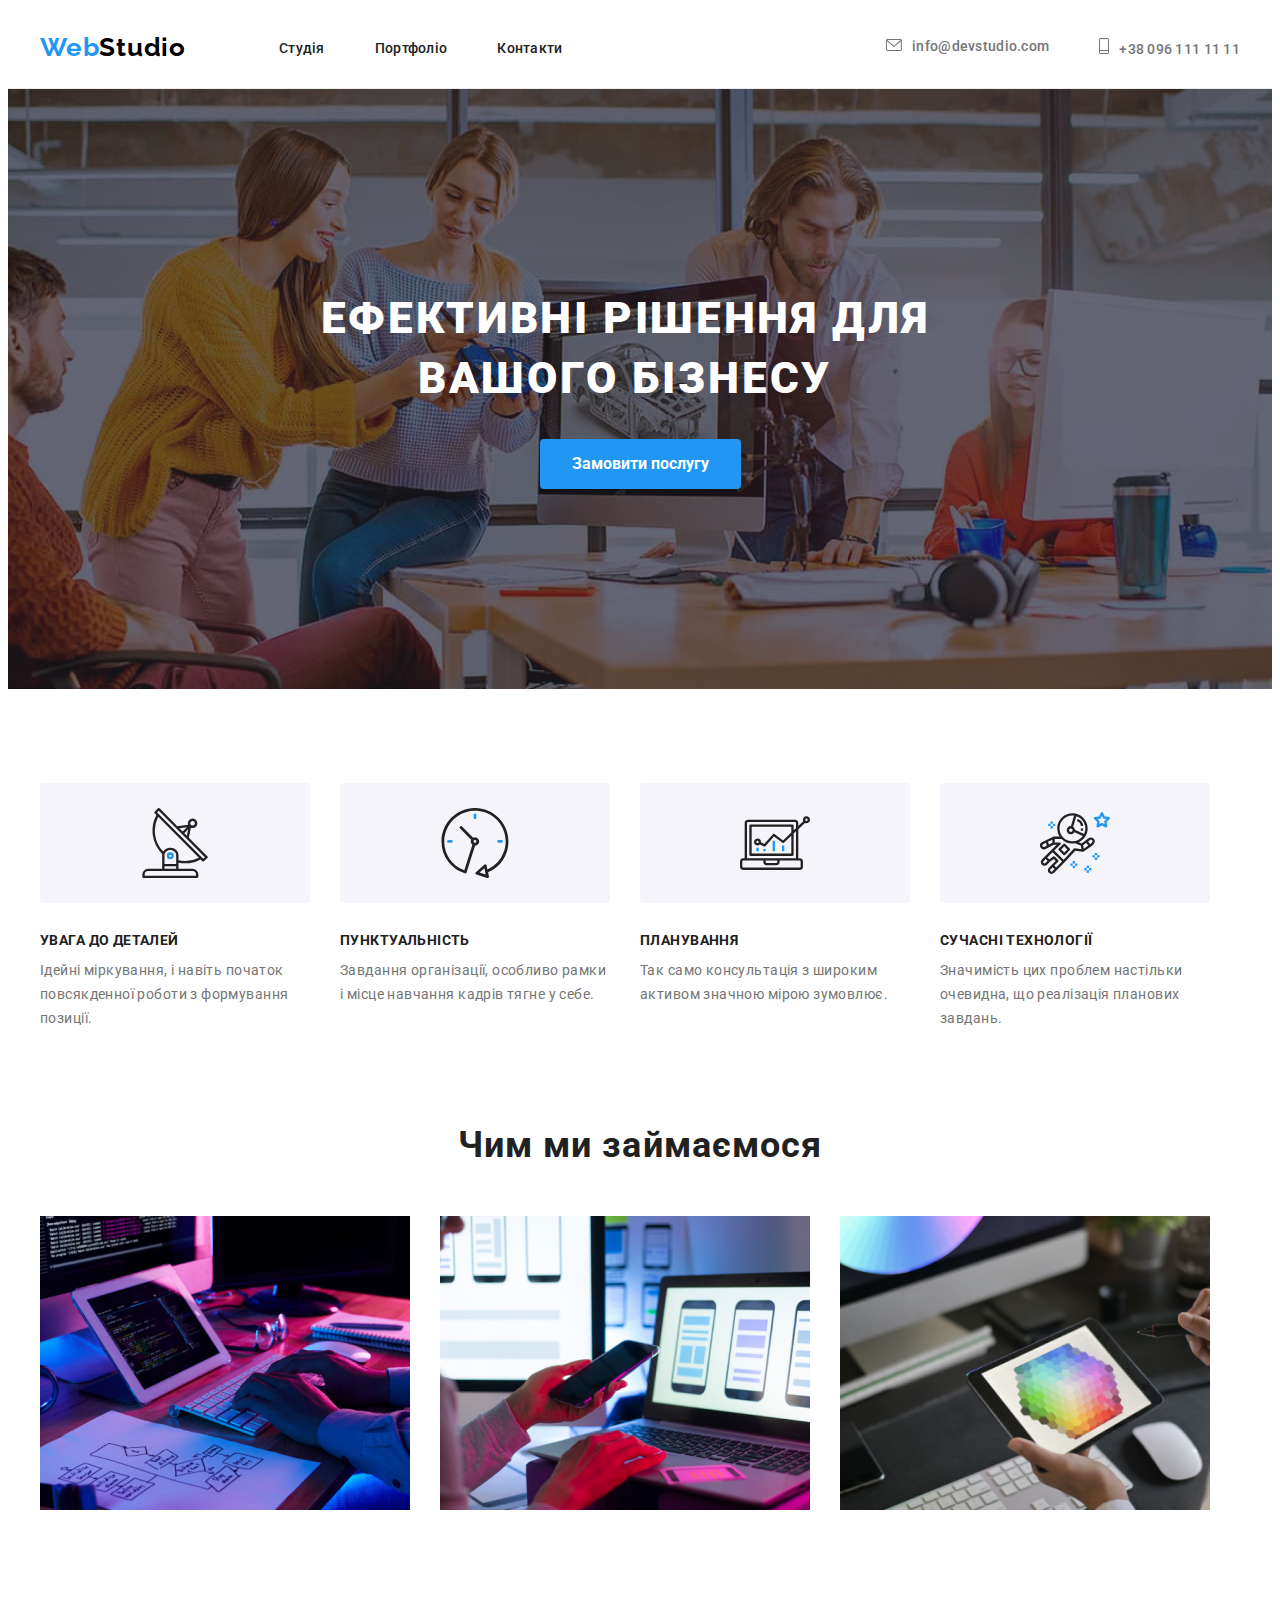
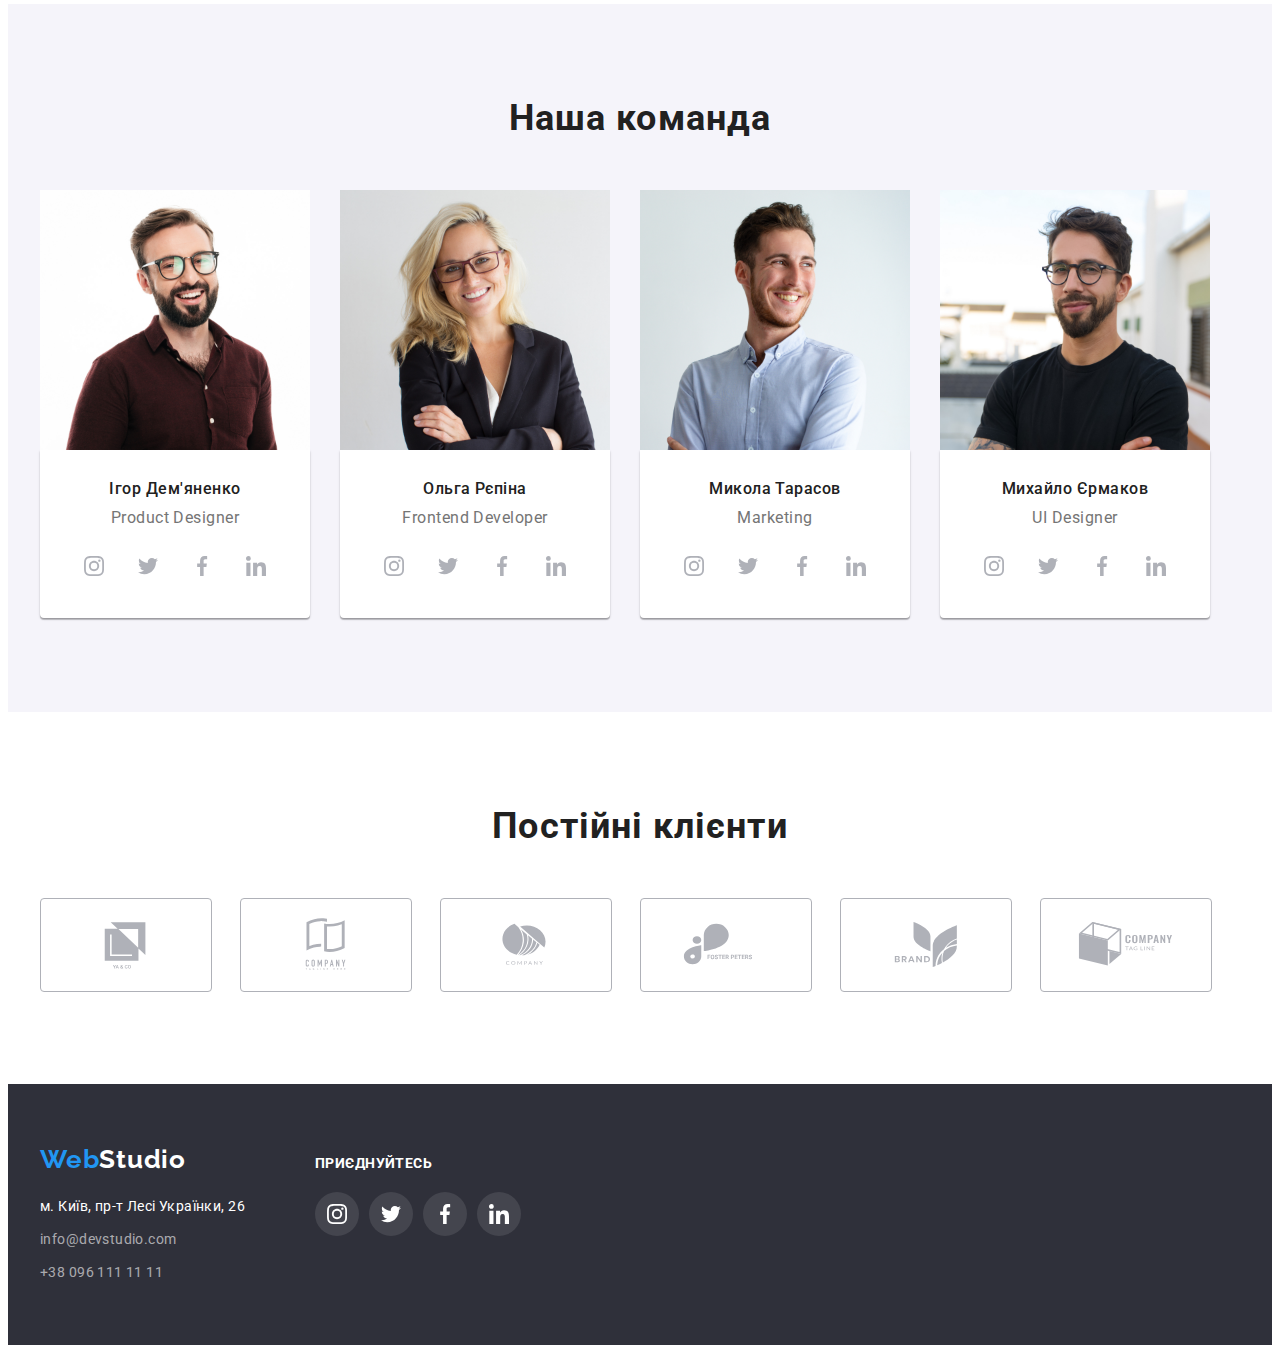
<file: index.html>
<!DOCTYPE html>
<html lang="en">

<head>
  <meta charset="UTF-8" />
  <meta http-equiv="X-UA-Compatible" content="IE=edge" />
  <meta name="viewport" content="width=device-width, initial-scale=1.0" />
  <title>Document</title>
  <link rel="preconnect" href="https://fonts.googleapis.com" />
  <link rel="preconnect" href="https://fonts.gstatic.com" crossorigin />
  <link href="https://fonts.googleapis.com/css2?family=Raleway:wght@700&family=Roboto:wght@400;500;700;900&display=swap"
    rel="stylesheet" />
  <link rel="stylesheet" href="https://cdnjs.cloudflare.com/ajax/libs/modern-normalize/1.1.0/modern-normalize.min.css"
    integrity="sha512-wpPYUAdjBVSE4KJnH1VR1HeZfpl1ub8YT/NKx4PuQ5NmX2tKuGu6U/JRp5y+Y8XG2tV+wKQpNHVUX03MfMFn9Q=="
    crossorigin="anonymous" referrerpolicy="no-referrer" />
  <link rel="stylesheet" href="./css/style.css" />
</head>

<body>
  <!--Шапка сайту -->
  <header class="page-header">
    <div class="container header-container">
      <a href="" class="header-logo link logo">Web<span class="accent-logo">Studio</span></a>
      <nav class="site-nav">
        <ul class="nav-list">
          <li class="nav-item">
            <a href="./index.html" class="nav-link link">Студія</a>
          </li>
          <li class="nav-item">
            <a href="./portfolio.html" class="nav-link link">Портфоліо</a>
          </li>
          <li class="nav-item">
            <a href="" class="nav-link link">Контакти</a>
          </li>
        </ul>
      </nav>
      <div class="auth-container">
        <a href="mailto:info@devstudio.com" class="auth-link link"><svg class="auth-icon" width="16" height="12">
            <use href="./images/icons.svg#icon-envelope"></use>
          </svg>info@devstudio.com</a>
        <a href="tel:+380961111111" class="auth-link link"><svg class="auth-icon" width="10" height="16">
            <use href="./images/icons.svg#icon-tel"></use>
          </svg>+38 096 111 11 11</a>
      </div>
    </div>
  </header>
  <main>
    <!--Герой-->
    <section class="hero">
      <div class="container">
        <h1 class="hero-title">Ефективні рішення для вашого бізнесу</h1>
        <button type="button" class="btn">Замовити послугу</button>
      </div>
    </section>
    <!--Особливості-->
    <section class="features">
      <div class="container">
        <h2 class="visually-hidden">Головні Особливості</h2>
        <ul class="features-icon-list">
            <li class="features-icon-item"><svg class="features-icon" width="70" height="70">
                <use href="./images/icons.svg#icon-antenna"></use>
              </svg></li>
            <li class="features-icon-item"><svg class="features-icon" width="70" height="70">
                <use href="./images/icons.svg#icon-clock"></use>
              </svg></li>
            <li class="features-icon-item"><svg class="features-icon" width="70" height="70">
                <use href="./images/icons.svg#icon-diagram"></use>
              </svg></li>
            <li class="features-icon-item"><svg class="features-icon" width="70" height="70">
                <use href="./images/icons.svg#icon-astronaut"></use>
              </svg></li>
        </ul>
        <ul class="features-list">
          <li class="features-item">
            <h3 class="features-title">УВАГА ДО ДЕТАЛЕЙ</h3>
            <p class="features-text">
              Ідейні міркування, і навіть початок повсякденної роботи з
              формування позиції.
            </p>
          </li>
          <li class="features-item">
            <h3 class="features-title">ПУНКТУАЛЬНІСТЬ</h3>
            <p class="features-text">
              Завдання організації, особливо рамки і місце навчання кадрів
              тягне у себе.
            </p>
          </li>
          <li class="features-item">
            <h3 class="features-title">ПЛАНУВАННЯ</h3>
            <p class="features-text">
              Так само консультація з широким активом значною мірою зумовлює.
            </p>
          </li>
          <li class="features-item">
            <h3 class="features-title">СУЧАСНІ ТЕХНОЛОГІЇ</h3>
            <p class="features-text">
              Значимість цих проблем настільки очевидна, що реалізація
              планових завдань.
            </p>
          </li>
        </ul>
      </div>
    </section>
    <!--Чим займаються-->
    <section class="section-work section">
      <div class="container">
        <h2 class="section-title">Чим ми займаємося</h2>
        <ul class="work-list">
          <li class="work-item">
            <img src="./images/img.jpg" alt="Створення сайтів" width="370" />
          </li>
          <li class="work-item">
            <img src="./images/img1.jpg" alt="Розробка мобільних додатків" width="370" />
          </li>
          <li class="work-item">
            <img src="./images/img2.jpg" alt="Вебдизайн" width="370" />
          </li>
        </ul>
      </div>
    </section>
    <!--Команда-->
    <section class="section-team section">
      <div class="container">
        <h2 class="section-title">Наша команда</h2>
        <ul class="team-list">
          <li class="team-item">
            <img src="./images/photo.jpg" alt="Ігор Дем'яненко" width="270" />
            <div class="team-box">
              <h3 class="team-title">Ігор Дем'яненко</h3>
              <p class="team-text">Product Designer</p>
              <ul class="team-social-list">
                <li class="team-social-item"> <a href="" class="team-soc-link"><svg class="social-icon" width="20px"
                      height="20px">
                      <use href="./images/icons.svg#icon-instagram"></use>
                    </svg></a> </li>

                <li class="team-social-item"><a href="" class="team-soc-link"><svg class="social-icon" width="20px"
                      height="20px">
                      <use href="./images/icons.svg#icon-twitter"></use>
                    </svg></a> </li>

                <li class="team-social-item"><a href="" class="team-soc-link"><svg class="social-icon" width="20px"
                      height="20px">
                      <use href="./images/icons.svg#icon-facebook"></use>
                    </svg></a></li>

                <li class="team-social-item"><a href="" class="team-soc-link"><svg class="social-icon" width="20px"
                      height="20px">
                      <use href="./images/icons.svg#icon-linkedin"></use>
                    </svg></a></li>

              </ul>
            </div>
          </li>
          <li class="team-item">
            <img src="./images/photo2.jpg" alt="Ольга Рєпіна" width="270" />
            <div class="team-box">
              <h3 class="team-title">Ольга Рєпіна</h3>
              <p class="team-text">Frontend Developer</p>
              <ul class="team-social-list">
                <li class="team-social-item"> <a href="" class="team-soc-link"><svg class="social-icon" width="20px"
                      height="20px">
                      <use href="./images/icons.svg#icon-instagram"></use>
                    </svg></a> </li>

                <li class="team-social-item"><a href="" class="team-soc-link"><svg class="social-icon" width="20px"
                      height="20px">
                      <use href="./images/icons.svg#icon-twitter"></use>
                    </svg></a> </li>

                <li class="team-social-item"><a href="" class="team-soc-link"><svg class="social-icon" width="20px"
                      height="20px">
                      <use href="./images/icons.svg#icon-facebook"></use>
                    </svg></a></li>

                <li class="team-social-item"><a href="" class="team-soc-link"><svg class="social-icon" width="20px"
                      height="20px">
                      <use href="./images/icons.svg#icon-linkedin"></use>
                    </svg></a></li>

              </ul>
            </div>
          </li>
          <li class="team-item">
            <img src="./images/photo3.jpg" alt="Микола Тарасов" width="270" />
            <div class="team-box">
              <h3 class="team-title">Микола Тарасов</h3>
              <p class="team-text">Marketing</p>
              <ul class="team-social-list">
                <li class="team-social-item"> <a href="" class="team-soc-link"><svg class="social-icon" width="20px"
                      height="20px">
                      <use href="./images/icons.svg#icon-instagram"></use>
                    </svg></a> </li>

                <li class="team-social-item"><a href="" class="team-soc-link"><svg class="social-icon" width="20px"
                      height="20px">
                      <use href="./images/icons.svg#icon-twitter"></use>
                    </svg></a> </li>

                <li class="team-social-item"><a href="" class="team-soc-link"><svg class="social-icon" width="20px"
                      height="20px">
                      <use href="./images/icons.svg#icon-facebook"></use>
                    </svg></a></li>

                <li class="team-social-item"><a href="" class="team-soc-link"><svg class="social-icon" width="20px"
                      height="20px">
                      <use href="./images/icons.svg#icon-linkedin"></use>
                    </svg></a></li>

              </ul>
            </div>
          </li>
          <li class="team-item">
            <img src="./images/photo4.jpg" alt="Михайло Єрмаков" width="270" />
            <div class="team-box">
              <h3 class="team-title">Михайло Єрмаков</h3>
              <p class="team-text">UI Designer</p>
              <ul class="team-social-list">
                <li class="team-social-item"> <a href="" class="team-soc-link"><svg class="social-icon" width="20px"
                      height="20px">
                      <use href="./images/icons.svg#icon-instagram"></use>
                    </svg></a> </li>

                <li class="team-social-item"><a href="" class="team-soc-link"><svg class="social-icon" width="20px"
                      height="20px">
                      <use href="./images/icons.svg#icon-twitter"></use>
                    </svg></a> </li>

                <li class="team-social-item"><a href="" class="team-soc-link"><svg class="social-icon" width="20px"
                      height="20px">
                      <use href="./images/icons.svg#icon-facebook"></use>
                    </svg></a></li>

                <li class="team-social-item"><a href="" class="team-soc-link"><svg class="social-icon" width="20px"
                      height="20px">
                      <use href="./images/icons.svg#icon-linkedin"></use>
                    </svg></a></li>

              </ul>
            </div>
          </li>
        </ul>
      </div>
    </section>
    <section class="section-clients section">
      <div class="container">
        <h2 class="section-title">Постійні клієнти</h2>
        <ul class="clients-logo-list">

          <li class="clients-logo-item">
            <a href="" class="clients-logo-link">
              <svg class="clients-logo" width="106" height="60">
                <use href="./images/icons.svg#icon-Logo"></use>
              </svg>
            </a>
          </li>

          <li class="clients-logo-item">
            <a href="" class="clients-logo-link">
              <svg class="clients-logo" width="106" height="60">
                <use href="./images/icons.svg#icon-Logo1"></use>
              </svg>
            </a>
          </li>

          <li class="clients-logo-item">
            <a href="" class="clients-logo-link">
              <svg class="clients-logo" width="106" height="60">
                <use href="./images/icons.svg#icon-Logo2"></use>
              </svg>
            </a>
          </li>

          <li class="clients-logo-item">
            <a href="" class="clients-logo-link">
              <svg class="clients-logo" width="106" height="60">
                <use href="./images/icons.svg#icon-Logo3"></use>
              </svg>
            </a>
          </li>

          <li class="clients-logo-item">
            <a href="" class="clients-logo-link">
              <svg class="clients-logo" width="106" height="60">
                <use href="./images/icons.svg#icon-Logo4"></use>
              </svg>
            </a>
          </li>

          <li class="clients-logo-item">
            <a href="" class="clients-logo-link">
              <svg class="clients-logo" width="106" height="60">
                <use href="./images/icons.svg#icon-Logo5"></use>
              </svg>
            </a>
          </li>

        </ul>
      </div>
    </section>
  </main>
  <!--Підвал сайту-->
  <footer class="page-footer footer-container">
    <div class="container footer-flex">
      <div class="footer-nav">
        <a href="/" class="footer-logo link logo">Web<span class="logo-accent">Studio</span></a>
        <address class="address">
          <ul class="address-list">
            <li class="address-item">
              <a class="address-link link"
                href="https://www.google.com/maps/d/viewer?mid=10uSM3H-mIU3GznYo2szRIEphczw&hl=en_US&ll=50.42732700000001%2C30.538092&z=17"
                target="_blank" rel="noopener noreferrer">м. Київ, пр-т Лесі Українки, 26</a>
            </li>
            <li class="address-item">
              <a class="footer-auth link" href="mailto:info@devstudio.com">info@devstudio.com</a>
            </li>
            <li class="address-item">
              <a class="footer-auth link" href="tel:+380961111111">+38 096 111 11 11</a>
            </li>
          </ul>
        </address>
      </div>
      <div class="footer-social">
        <h2 class="social-text">приєднуйтесь</h2>
        <ul class="footer-social-list">
          <li class="footer-social-item"><a href="" class="footer-soc-link"><svg class="footer-social-icon" width="20px"
                height="20px">
                <use href="./images/icons.svg#icon-instagram"></use>
              </svg></a> </li>

          <li class="footer-social-item"><a href="" class="footer-soc-link"><svg class="footer-social-icon" width="20px"
                height="20px">
                <use href="./images/icons.svg#icon-twitter"></use>
              </svg></a> </li>

          <li class="footer-social-item"><a href="" class="footer-soc-link"><svg class="footer-social-icon" width="20px"
                height="20px">
                <use href="./images/icons.svg#icon-facebook"></use>
              </svg></a></li>

          <li class="footer-social-item"><a href="" class="footer-soc-link"><svg class="footer-social-icon" width="20px"
                height="20px">
                <use href="./images/icons.svg#icon-linkedin"></use>
              </svg></a></li>

        </ul>
      </div>
    </div>
  </footer>
</body>

</html>
</file>
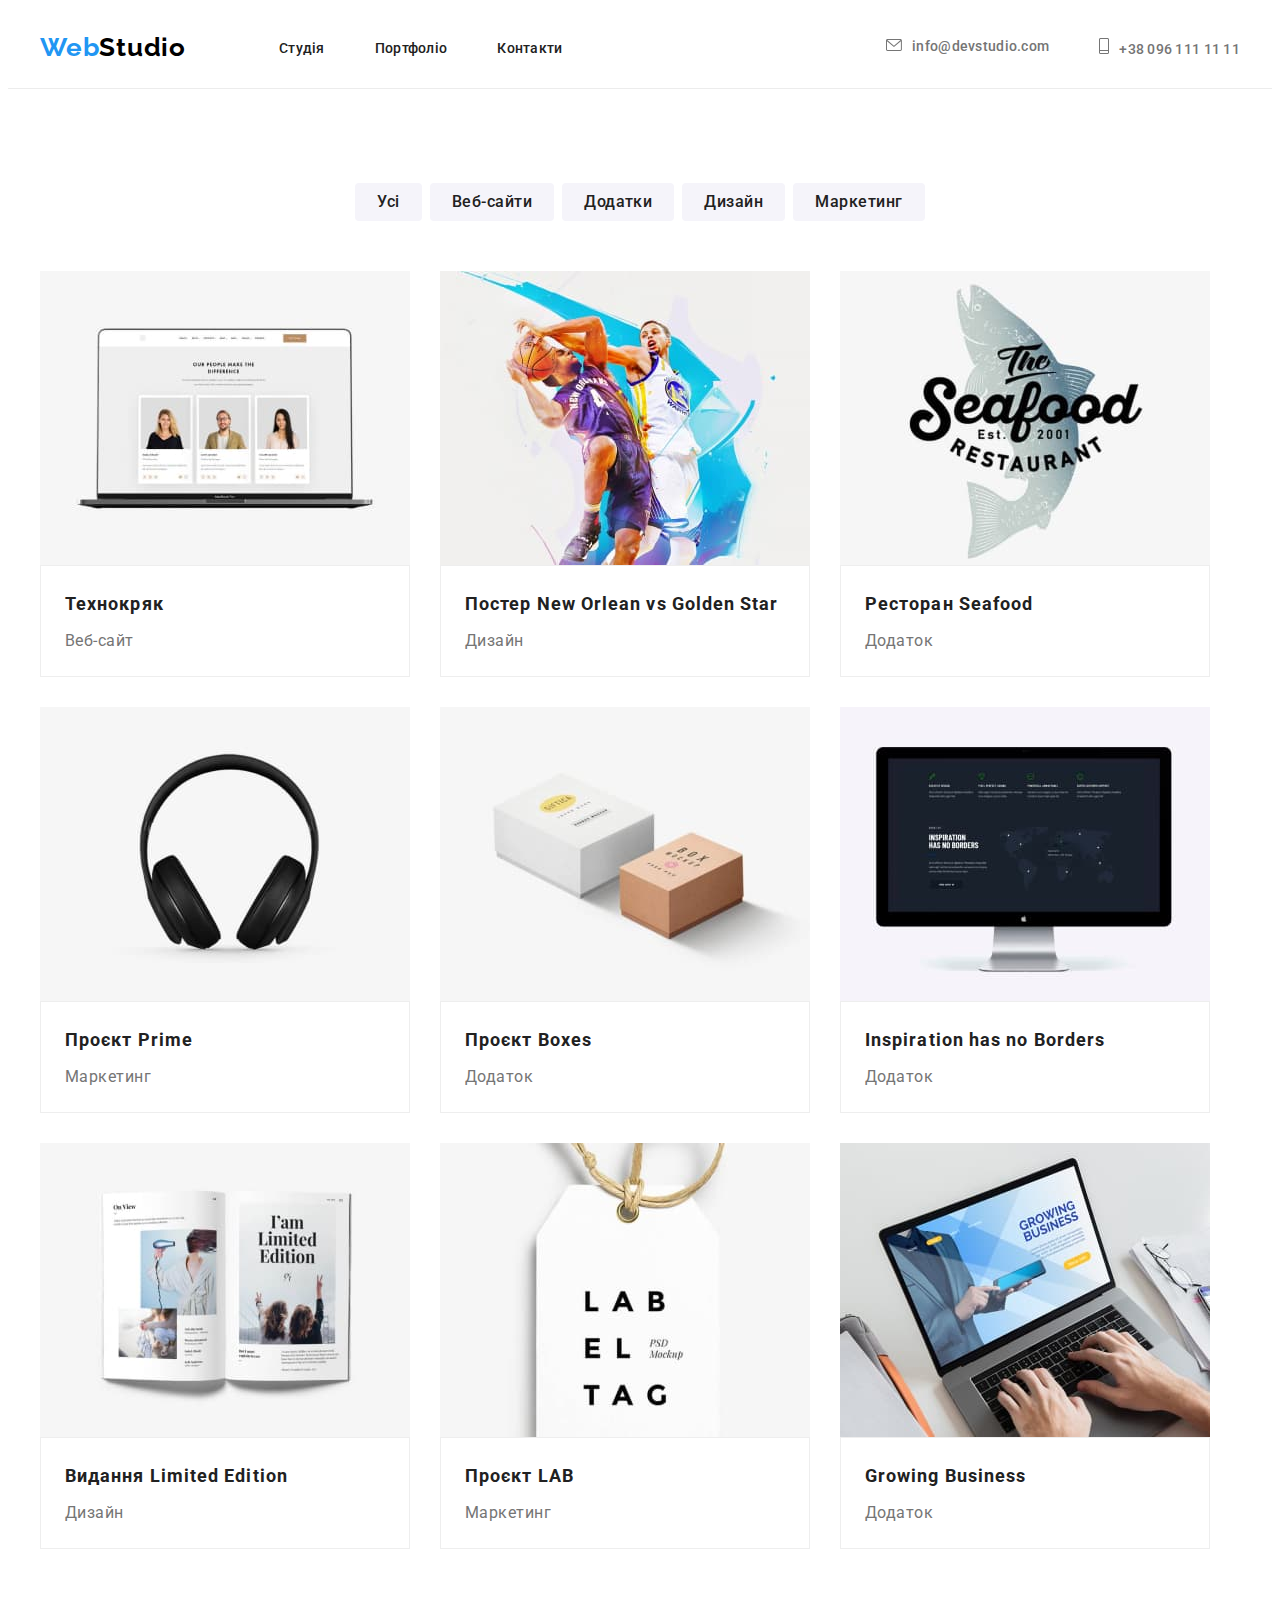
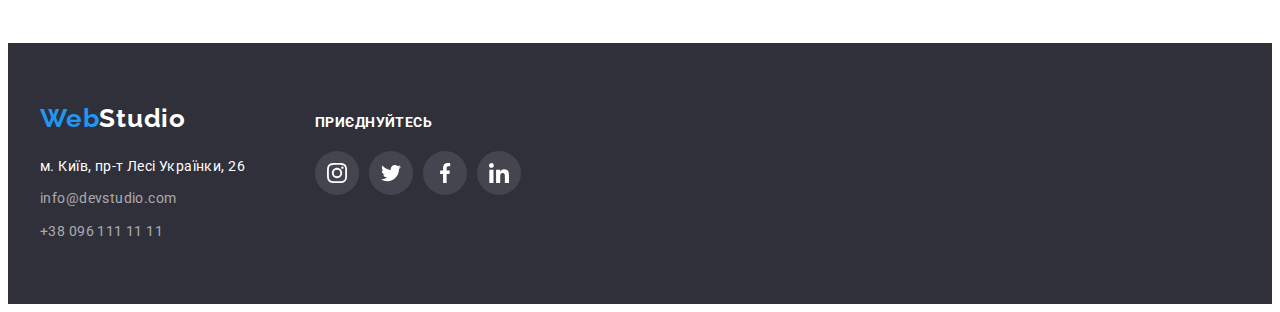
<file: portfolio.html>
<!DOCTYPE html>
<html lang="en">

<head>
  <meta charset="UTF-8" />
  <meta http-equiv="X-UA-Compatible" content="IE=edge" />
  <meta name="viewport" content="width=device-width, initial-scale=1.0" />
  <title>Document</title>
  <link rel="preconnect" href="https://fonts.googleapis.com" />
  <link rel="preconnect" href="https://fonts.gstatic.com" crossorigin />
  <link href="https://fonts.googleapis.com/css2?family=Raleway:wght@700&family=Roboto:wght@400;500;700;900&display=swap"
    rel="stylesheet" />
  <link rel="stylesheet" href="https://cdnjs.cloudflare.com/ajax/libs/modern-normalize/1.1.0/modern-normalize.min.css"
    integrity="sha512-wpPYUAdjBVSE4KJnH1VR1HeZfpl1ub8YT/NKx4PuQ5NmX2tKuGu6U/JRp5y+Y8XG2tV+wKQpNHVUX03MfMFn9Q=="
    crossorigin="anonymous" referrerpolicy="no-referrer" />
  <link rel="stylesheet" href="./css/style.css" />
</head>

<body>
  <!--Шапка сайту -->
  <header class="page-header">
    <div class="container header-container">
      <a href="" class="header-logo link logo">Web<span class="accent-logo">Studio</span></a>
      <nav class="site-nav">
        <ul class="nav-list">
          <li class="nav-item">
            <a href="./index.html" class="nav-link link">Студія</a>
          </li>
          <li class="nav-item">
            <a href="./portfolio.html" class="nav-link link">Портфоліо</a>
          </li>
          <li class="nav-item">
            <a href="" class="nav-link link">Контакти</a>
          </li>
        </ul>
      </nav>
      <div class="auth-container">
        <a href="mailto:info@devstudio.com" class="auth-link link"><svg class="auth-icon" width="16" height="12">
            <use href="./images/icons.svg#icon-envelope"></use>
          </svg>info@devstudio.com</a>
        <a href="tel:+380961111111" class="auth-link link"><svg class="auth-icon" width="10" height="16">
            <use href="./images/icons.svg#icon-tel"></use>
          </svg>+38 096 111 11 11</a>
      </div>
    </div>
  </header>
  <!-- Портфолио контент -->
  <main>
    <section class="portfolio section">
      <div class="container">
        <ul class="buttons">
          <li class="buttons-item">
            <button class="btns" type="button">Усі</button>
          </li>
          <li class="buttons-item">
            <button class="btns" type="button">Веб-сайти</button>
          </li>
          <li class="buttons-item">
            <button class="btns" type="button">Додатки</button>
          </li>
          <li class="buttons-item">
            <button class="btns" type="button">Дизайн</button>
          </li>
          <li class="buttons-item">
            <button class="btns" type="button">Маркетинг</button>
          </li>
        </ul>
        <h2 class="visually-hidden">Портфоліо</h2>
        <ul class="portfolio-list">
          <li class="portfolio-item">
            <a href="" class="portfolio-link link">
              <img src="./images/project/project.jpg" alt="Ноутбук" width="370" />
              <div class="item-box">
                <h3 class="portfolio-tittle">Технокряк</h3>
                <p class="portfolio-text">Веб-сайт</p>
              </div>
            </a>
          </li>
          <li class="portfolio-item">
            <a href="" class="portfolio-link link">
              <img src="./images/project/project1.jpg" alt="Баскетбол" width="370" />
              <div class="item-box">
                <h3 class="portfolio-tittle">
                  Постер New Orlean vs Golden Star
                </h3>
                <p class="portfolio-text">Дизайн</p>
              </div>
            </a>
          </li>
          <li class="portfolio-item">
            <a href="" class="portfolio-link link">
              <img src="./images/project/project2.jpg" alt="Лого з рибою" width="370" />
              <div class="item-box">
                <h3 class="portfolio-tittle">Ресторан Seafood</h3>
                <p class="portfolio-text">Додаток</p>
              </div>
            </a>
          </li>
          <li class="portfolio-item">
            <a href="" class="portfolio-link link">
              <img src="./images/project/project3.jpg" alt="Навушники" width="370" />
              <div class="item-box">
                <h3 class="portfolio-tittle">Проєкт Prime</h3>
                <p class="portfolio-text">Маркетинг</p>
              </div>
            </a>
          </li>

          <li class="portfolio-item">
            <a href="" class="portfolio-link link">
              <img src="./images/project/project4.jpg" alt="Два бокси" width="370" />
              <div class="item-box">
                <h3 class="portfolio-tittle">Проєкт Boxes</h3>
                <p class="portfolio-text">Додаток</p>
              </div>
            </a>
          </li>
          <li class="portfolio-item">
            <a href="" class="portfolio-link link">
              <img src="./images/project/project5.jpg" alt="Монитор" width="370" />
              <div class="item-box">
                <h3 class="portfolio-tittle">Inspiration has no Borders</h3>
                <p class="portfolio-text">Додаток</p>
              </div>
            </a>
          </li>
          <li class="portfolio-item">
            <a href="" class="portfolio-link link">
              <img src="./images/project/project6.jpg" alt="Книга" width="370" />
              <div class="item-box">
                <h3 class="portfolio-tittle">Видання Limited Edition</h3>
                <p class="portfolio-text">Дизайн</p>
              </div>
            </a>
          </li>
          <li class="portfolio-item">
            <a href="" class="portfolio-link link">
              <img src="./images/project/project7.jpg" alt="Ємблема" width="370" />
              <div class="item-box">
                <h3 class="portfolio-tittle">Проєкт LAB</h3>
                <p class="portfolio-text">Маркетинг</p>
              </div>
            </a>
          </li>
          <li class="portfolio-item">
            <a href="" class="portfolio-link link">
              <img src="./images/project/project8.jpg" alt="Ноутбук з сайтом" width="370" />
              <div class="item-box">
                <h3 class="portfolio-tittle">Growing Business</h3>
                <p class="portfolio-text">Додаток</p>
              </div>
            </a>
          </li>
        </ul>
      </div>
    </section>
  </main>
  <!--Підвал сайту-->
  <footer class="page-footer footer-container">
    <div class="container footer-flex">
      <div class="footer-nav">
        <a href="/" class="footer-logo link logo">Web<span class="logo-accent">Studio</span></a>
        <address class="address">
          <ul class="address-list">
            <li class="address-item">
              <a class="address-link link"
                href="https://www.google.com/maps/d/viewer?mid=10uSM3H-mIU3GznYo2szRIEphczw&hl=en_US&ll=50.42732700000001%2C30.538092&z=17"
                target="_blank" rel="noopener noreferrer">м. Київ, пр-т Лесі Українки, 26</a>
            </li>
            <li class="address-item">
              <a class="footer-auth link" href="mailto:info@devstudio.com">info@devstudio.com</a>
            </li>
            <li class="address-item">
              <a class="footer-auth link" href="tel:+380961111111">+38 096 111 11 11</a>
            </li>
          </ul>
        </address>
      </div>
      <div class="footer-social">
        <h2 class="social-text">приєднуйтесь</h2>
        <ul class="footer-social-list">
          <li class="footer-social-item"><a href="" class="footer-soc-link"><svg class="footer-social-icon" width="20px"
                height="20px">
                <use href="./images/icons.svg#icon-instagram"></use>
              </svg></a> </li>

          <li class="footer-social-item"><a href="" class="footer-soc-link"><svg class="footer-social-icon" width="20px"
                height="20px">
                <use href="./images/icons.svg#icon-twitter"></use>
              </svg></a> </li>

          <li class="footer-social-item"><a href="" class="footer-soc-link"><svg class="footer-social-icon" width="20px"
                height="20px">
                <use href="./images/icons.svg#icon-facebook"></use>
              </svg></a></li>

          <li class="footer-social-item"><a href="" class="footer-soc-link"><svg class="footer-social-icon" width="20px"
                height="20px">
                <use href="./images/icons.svg#icon-linkedin"></use>
              </svg></a></li>

        </ul>
      </div>
    </div>
  </footer>
</body>

</html>
</file>
<file: css/style.css>
:root {
  --primary-text-color: #757575;
  --title-text-color: #212121;
  --accent-color: #2196f3;
  --secondary-bg-color: #2f303a;
  --primary-bg-color: #ffffff;
}
/* --------------reset------------ */
p,
h1,
h2,
h3,
h4,
h5,
h6 {
  margin: 0;
}

ul,
ol {
  margin: 0;
  padding-left: 0;
  list-style: none;
}

img {
  display: block;
  max-width: 100%;
  height: auto;
}

body {
  font-family: Roboto, sans-serif;
  background-color: var(--primary-bg-color);
}

.container {
  width: 1200px;
  padding-left: 15px;
  padding-right: 15px;
  margin: 0 auto;
}

.section {
  padding-top: 94px;
  padding-bottom: 94px;
}

.link {
  text-decoration: none;
}

.logo {
  font-family: Raleway, sans-serif;
  font-weight: 700;
  font-size: 26px;
  line-height: 1.2;
  letter-spacing: 0.03em;
  color: var(--accent-color);
}

.visually-hidden {
  position: absolute;
  white-space: nowrap;
  width: 1px;
  height: 1px;
  overflow: hidden;
  border: 0;
  padding: 0;
  clip: rect(0 0 0 0);
  clip-path: inset(50%);
  margin: -1px;
}

/*  header */

.page-header {
  background-color: var(--primary-bg-color);
  border-bottom: 1px solid #ececec;
  padding-top: 24px;
  padding-bottom: 25px;
}

.header-container {
  display: flex;
  align-items: center;
}
.header-logo {
  margin-right: 93px;
}

.accent-logo {
  color: #000000;
}

.nav-list {
  display: flex;
  justify-content: center;
  gap: 50px;
}
.nav-link {
  font-weight: 500;
  font-size: 14px;
  line-height: 1.15;
  letter-spacing: 0.02em;
  color: var(--title-text-color);
}

.auth-link {
  font-weight: 500;
  font-size: 14px;
  line-height: 1.15;
  letter-spacing: 0.02em;
  color: var(--primary-text-color);
}

.auth-container {
  display: flex;
  justify-content: right;
  gap: 50px;
  margin-left: auto;
}

.nav-link:hover,
.auth-link:hover,
.nav-link:focus,
.auth-link:focus {
  color: var(--accent-color);
}

.auth-icon {
  margin-right: 10px;
  fill: var(--primary-text-color);
}

.auth-link:hover > .auth-icon,
.auth-link:focus > .auth-icon {
  fill: var(--accent-color);
}
/*  header */

/* hero  */
.hero {
  background-color: var(--secondary-bg-color);
  text-align: center;
  padding-top: 200px;
  padding-bottom: 200px;
  background-image: linear-gradient(
      rgba(47, 48, 58, 0.4),
      rgba(47, 48, 58, 0.4)
    ),
    url(../images/herobg.jpg);
  background-repeat: no-repeat;
  background-position: center;
  background-size: cover;
}
.hero-title {
  font-weight: 900;
  font-size: 44px;
  line-height: 1.36;
  letter-spacing: 0.06em;
  text-transform: uppercase;
  color: var(--primary-bg-color);
  margin-bottom: 30px;
  margin-left: 237px;
  width: 696px;
  text-align: center;
}
.btn {
  font-family: inherit;
  font-weight: 700;
  font-size: 16px;
  line-height: 1.88;
  color: var(--primary-bg-color);
  background-color: var(--accent-color);
  box-shadow: 0px 4px 4px rgba(0, 0, 0, 0.15);
  border-radius: 4px;
  border: var(--accent-color);
  cursor: pointer;
  padding: 10px 32px 10px 32px;
}

.btn:hover,
.btn:focus {
  color: var(--primary-bg-color);
  background-color: #188ce8;
  box-shadow: 0px 4px 4px rgba(0, 0, 0, 0.15);
  border-radius: 4px;
}

/* hero */
/* features */

.features {
  padding-top: 94px;
}

.features-list {
  display: flex;
  gap: 30px;
}

.features-item {
  max-width: 270px;
}

.features-title {
  font-weight: 700;
  font-size: 14px;
  line-height: 1.14;
  letter-spacing: 0.03em;
  text-transform: uppercase;
  color: var(--title-text-color);
  margin-bottom: 10px;
}

.features-text {
  font-size: 14px;
  line-height: 1.71;
  letter-spacing: 0.03em;
  color: var(--primary-text-color);
}



.features-icon-list {
  display: flex;
  gap: 30px;
}

.features-icon-item {
  background-color: #f5f4fa;
  border-radius: 4px;
  width: 270px;
  height: 120px;
  display: flex;
  align-items: center;
  justify-content: center;
  margin-bottom: 30px;
}

/* features */
/* section-work */
.section-title {
  font-weight: 700;
  font-size: 36px;
  line-height: 1.16;
  text-align: center;
  letter-spacing: 0.03em;
  color: var(--title-text-color);
  margin-bottom: 50px;
}

.work-list {
  display: flex;
  gap: 30px;
}

.work-item {
  width: calc(100%-60px) / 3;
}

/* section-work */
/* section-team */

.section-team {
  background-color: #f5f4fa;
}

.team-list {
  display: flex;
  gap: 30px;
}

.team-item {
  width: calc(100%-90px) / 4;
}

.team-box {
  padding-top: 30px;
  padding-bottom: 30px;
  background-color: var(--primary-bg-color);
  box-shadow: 0px 1px 3px rgba(0, 0, 0, 0.12), 0px 1px 1px rgba(0, 0, 0, 0.14),
    0px 2px 1px rgba(0, 0, 0, 0.2);
  border-radius: 0px 0px 4px 4px;
}

.team-title {
  font-weight: 500;
  font-size: 16px;
  line-height: 1.18;
  text-align: center;
  letter-spacing: 0.03em;
  color: var(--title-text-color);
  margin-bottom: 10px;
}
.team-text {
  font-size: 16px;
  line-height: 1.18;
  text-align: center;
  letter-spacing: 0.03em;
  color: var(--primary-text-color);
}

.team-social-list {
  display: flex;
  gap: 10px;
  justify-content: center;
  margin-top: 16px;
}

.team-social-item {
  width: 44px;
  height: 44px;
}

.team-soc-link {
  width: 100%;
  height: 100%;
  background-color: var(--primary-bg-color);
  border-radius: 50%;
  display: flex;
  align-items: center;
  justify-content: center;
}

.social-icon {
  fill: #afb1b8;
}

.team-soc-link:hover,
.team-soc-link:focus {
  background-color: var(--accent-color);
}

.team-soc-link:hover > .social-icon,
.team-soc-link:focus > .social-icon {
  fill: var(--primary-bg-color);
}

/* section-team  */

/* section-clients */

.clients-logo-list {
  display: flex;
  gap: 30px;
}

.clients-logo-item {
  width: 170px;
  height: 92px;
}

.clients-logo-link {
  width: 100%;
  height: 100%;
  border: 1px solid #afb1b8;
  border-radius: 4px;
  display: flex;
  align-items: center;
  justify-content: center;
}

.clients-logo {
  fill: #afb1b8;
}

.clients-logo-link:hover,
.clients-logo-link:focus {
  border: 1px solid var(--accent-color);
}

.clients-logo-link:hover > .clients-logo,
.clients-logo-link:focus > .clients-logo {
  fill: var(--accent-color);
}

/* section-clients */

/* footer */
.page-footer {
  background-color: var(--secondary-bg-color);
}

.footer-container {
  padding-top: 60px;
  padding-bottom: 60px;
}

.footer-flex {
  display: flex;
  align-items: baseline;
  gap: 70px;
}

.logo-accent {
  color: var(--primary-bg-color);
}

.footer-logo {
  display: inline-block;
  margin-bottom: 20px;
}

.address-list {
  display: flex;
  flex-direction: column;
  gap: 9px;
}

.address-link {
  font-style: normal;
  font-size: 14px;
  line-height: 1.71;
  letter-spacing: 0.03em;
  color: var(--primary-bg-color);
}

.footer-auth {
  font-style: normal;
  font-size: 14px;
  line-height: 1.71;
  letter-spacing: 0.03em;
  color: rgba(255, 255, 255, 0.6);
}

.address-link:hover,
.address-link:focus,
.footer-auth:hover,
.footer-auth :focus {
  color: var(--accent-color);
}

.social-text {
  font-weight: 700;
  font-size: 14px;
  line-height: 1.14;
  letter-spacing: 0.03em;
  text-transform: uppercase;
  color: #ffffff;
  margin-bottom: 20px;
}

.footer-social-list {
  display: flex;
  gap: 10px;
}

.footer-social-item {
  width: 44px;
  height: 44px;
}

.footer-soc-link {
  width: 100%;
  height: 100%;
  background-color: rgba(255, 255, 255, 0.1);
  border-radius: 50%;
  display: flex;
  align-items: center;
  justify-content: center;
}

.footer-social-icon {
  fill: var(--primary-bg-color);
}

.footer-soc-link:hover,
.footer-soc-link:focus {
  background-color: var(--accent-color);
}

/* footer */
/* portfolio */

.portfolio {
  background-color: var(--primary-bg-color);
}

.buttons {
  display: flex;
  gap: 8px;
  justify-content: center;
  margin-bottom: 50px;
}

.btns {
  font-family: inherit;
  font-weight: 500;
  font-size: 16px;
  line-height: 1.62;
  text-align: center;
  letter-spacing: 0.03em;
  color: #212121;
  background-color: #f5f4fa;
  border-radius: 4px;
  cursor: pointer;
  border: #f5f4fa;
  padding-top: 6px;
  padding-bottom: 6px;
  padding-left: 22px;
  padding-right: 22px;
}

.btns:hover,
.btns:focus {
  font-weight: 500;
  font-size: 16px;
  line-height: 1.62;
  text-align: center;
  letter-spacing: 0.03em;
  color: var(--primary-bg-color);
  background-color: var(--accent-color);
  border-radius: 4px;
}

.portfolio-list {
  display: flex;
  gap: 30px;
  flex-wrap: wrap;
}

.portfolio-item {
  width: calc(100%-60px) / 3;
}

.item-box {
  border: 1px solid #eeeeee;
  padding: 20px 24px 20px 24px;
}

.portfolio-tittle {
  font-weight: 700;
  font-size: 18px;
  line-height: 2;
  letter-spacing: 0.06em;
  color: var(--title-text-color);
  margin-bottom: 4px;
}

.portfolio-text {
  font-size: 16px;
  line-height: 1.88;
  letter-spacing: 0.03em;
  color: var(--primary-text-color);
}

.portfolio-link {
  display: inline-block;
}

.portfolio-link:hover,
.portfolio-link:focus {
  box-shadow: 0px 1px 1px rgba(0, 0, 0, 0.12), 0px 4px 4px rgba(0, 0, 0, 0.06),
    1px 4px 6px rgba(0, 0, 0, 0.16);
}
</file>
